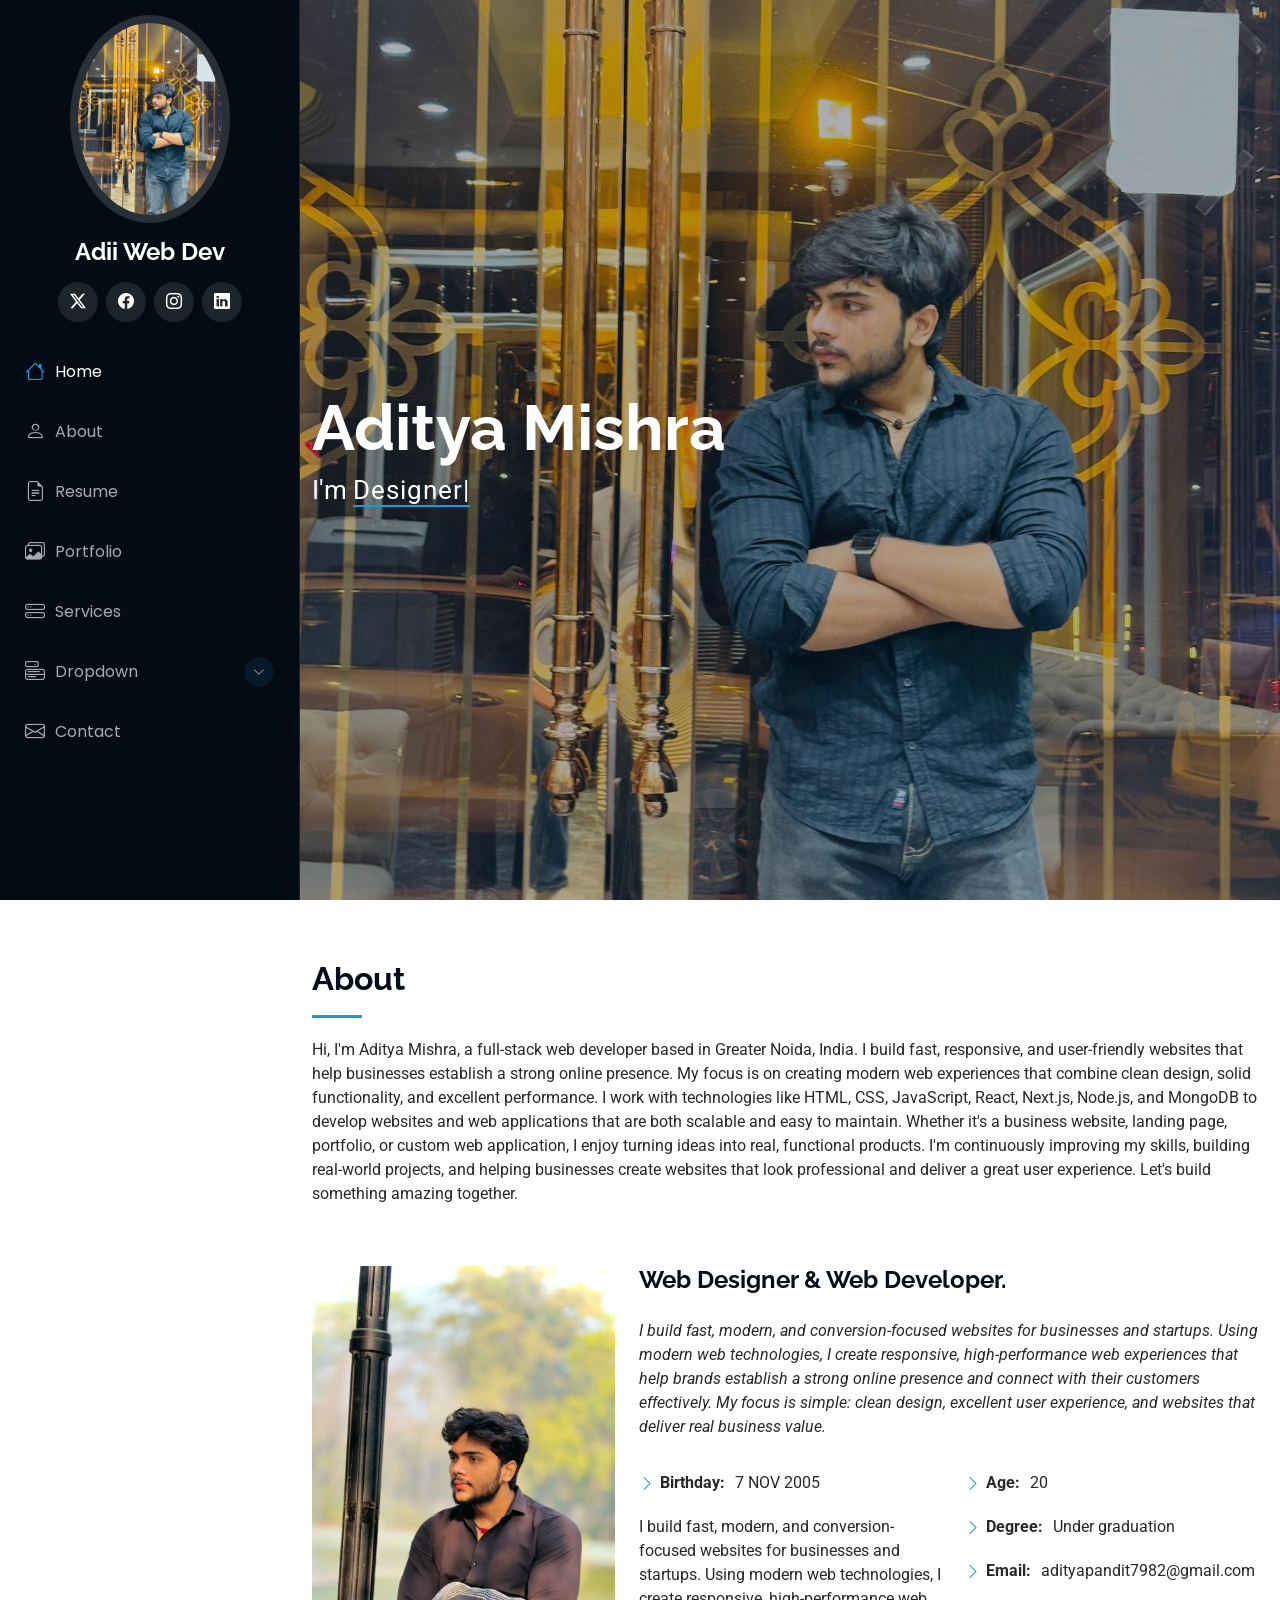
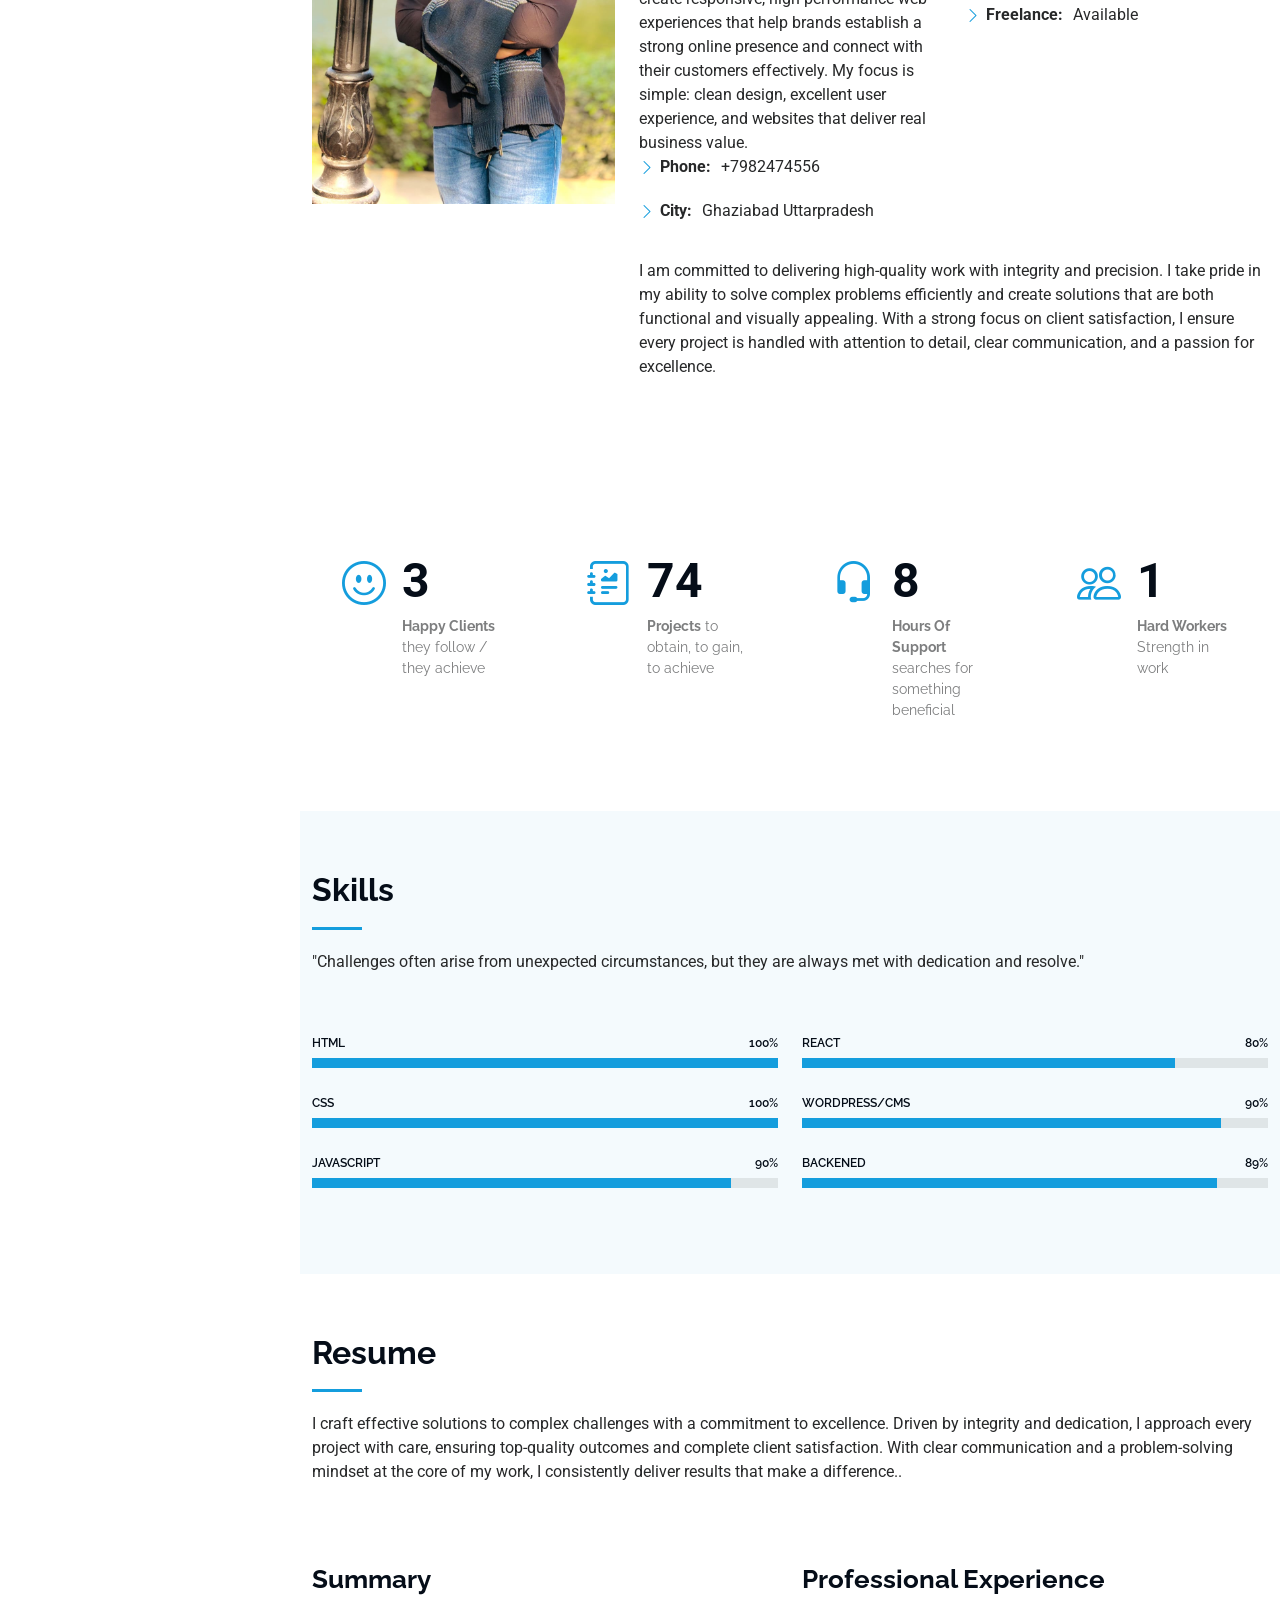
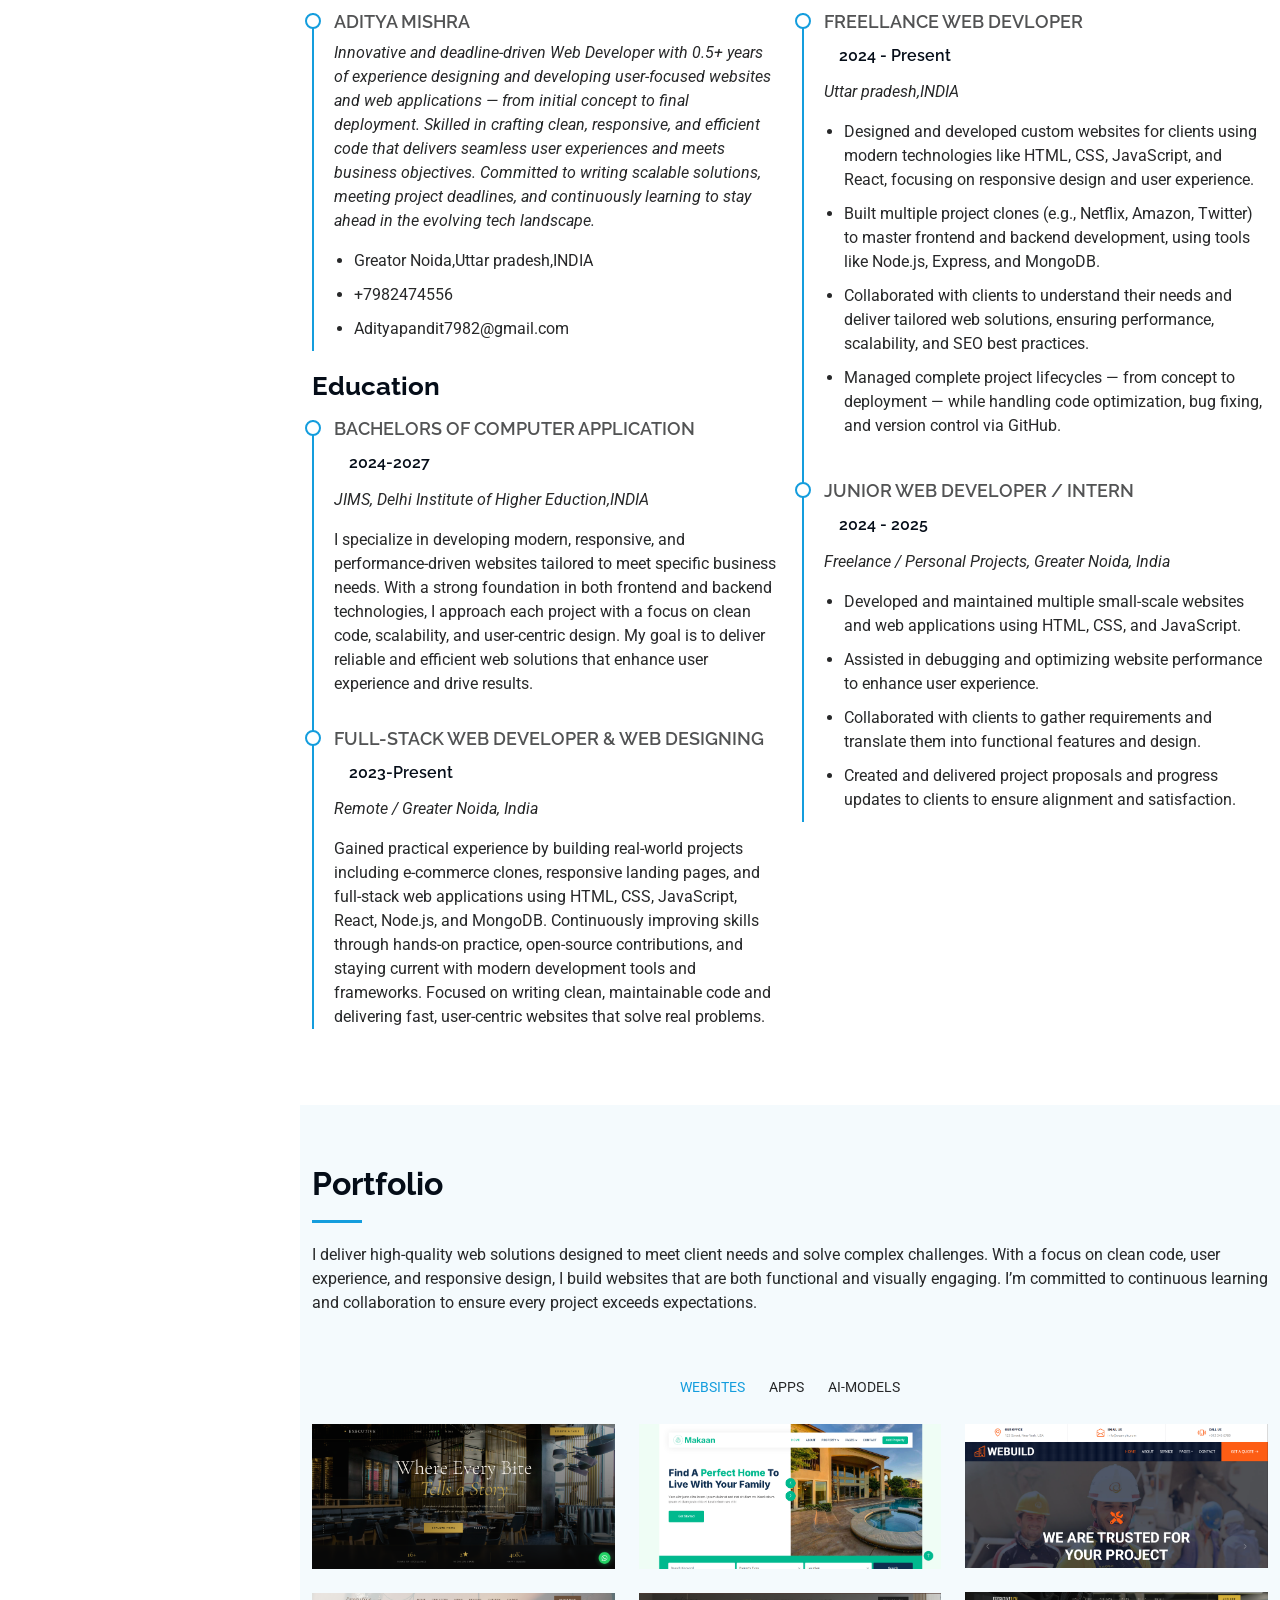
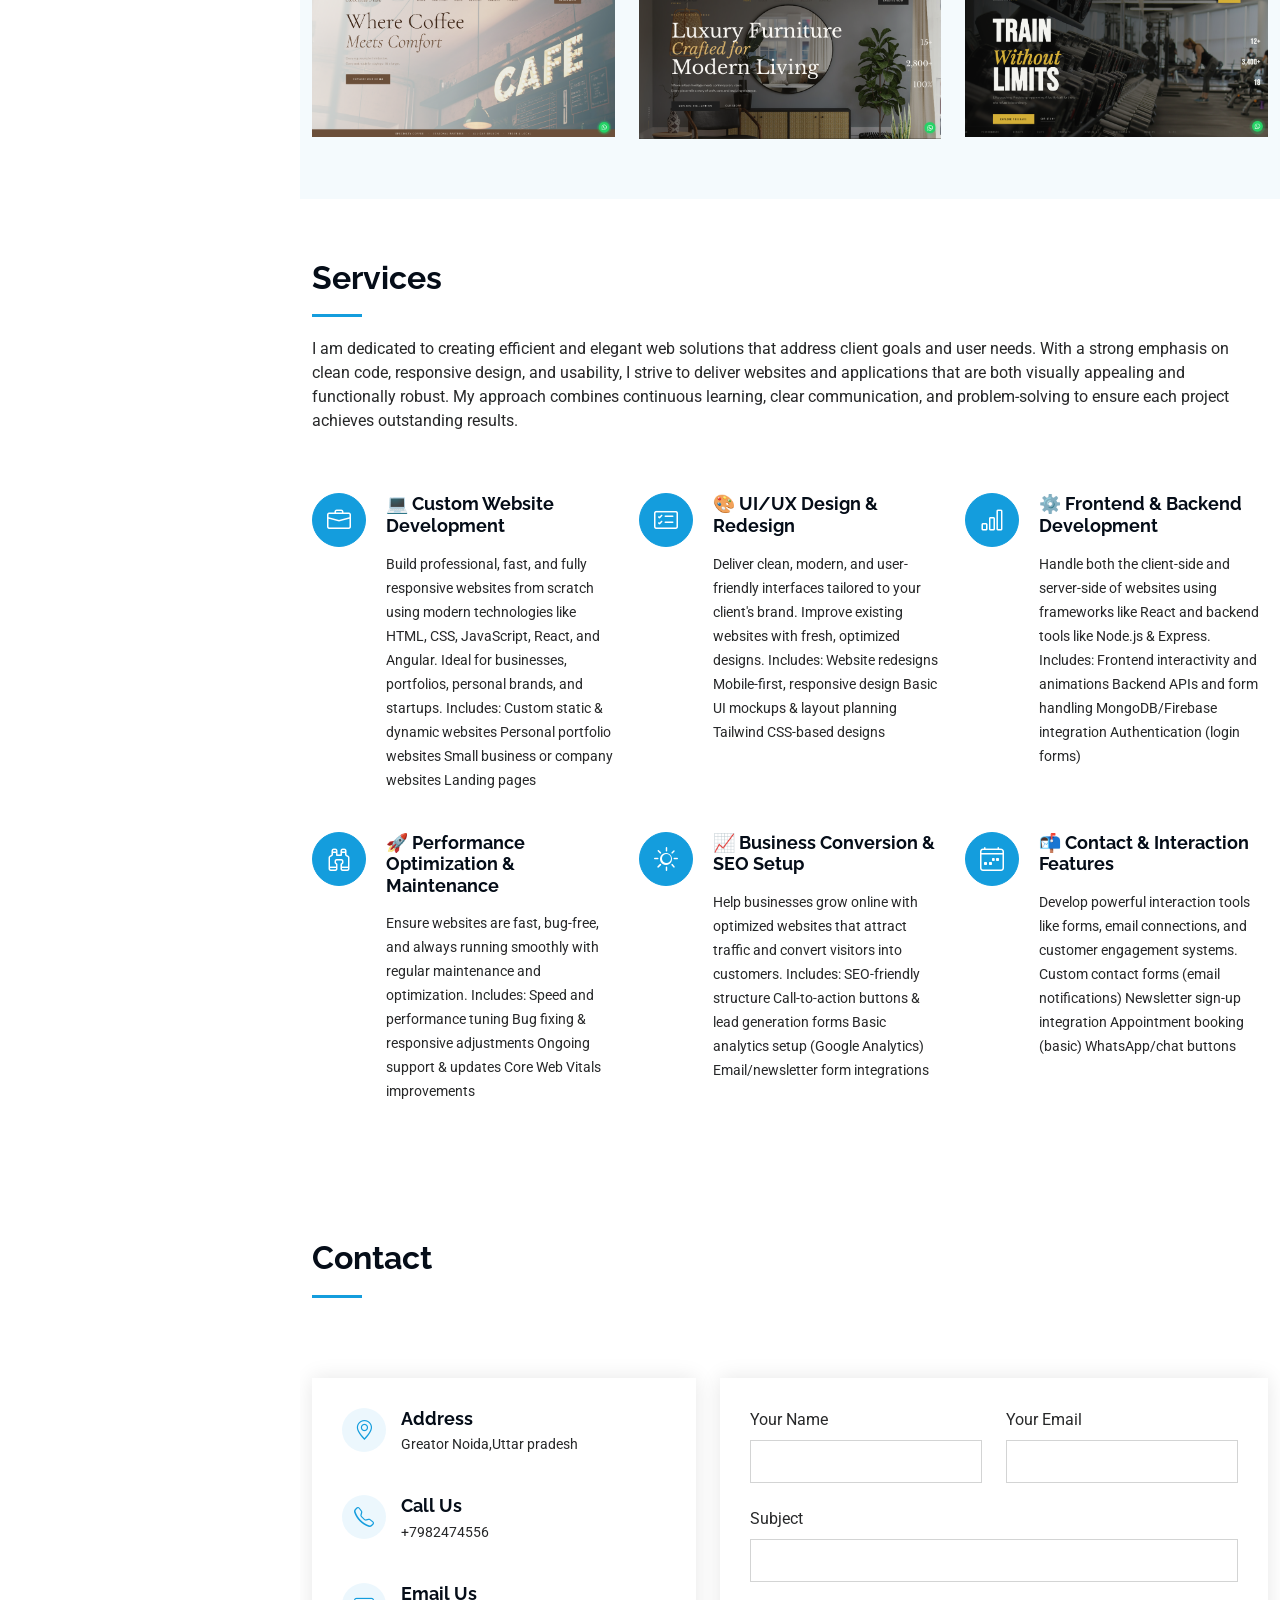
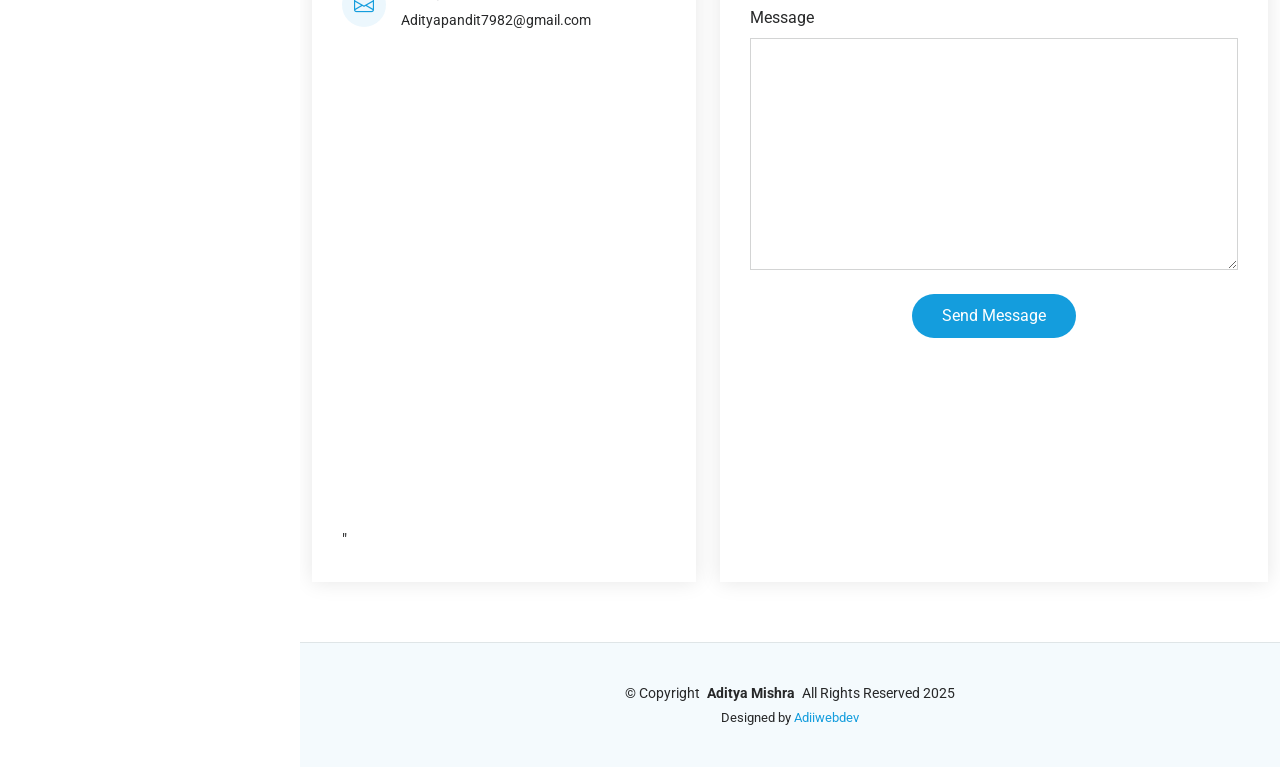
<file: index.html>
<!DOCTYPE html>
<html lang="en">
  <head>
    <meta charset="utf-8" />
    <meta content="width=device-width, initial-scale=1.0" name="viewport" />
    <title>Adiiwebdev.com</title>
    <meta content="" name="description" />
    <meta content="" name="keywords" />

    
    <!-- Fonts -->
    <link href="https://fonts.googleapis.com" rel="preconnect" />
    <link href="https://fonts.gstatic.com" rel="preconnect" crossorigin />
    <link
      href="https://fonts.googleapis.com/css2?family=Roboto:ital,wght@0,100;0,300;0,400;0,500;0,700;0,900;1,100;1,300;1,400;1,500;1,700;1,900&family=Poppins:ital,wght@0,100;0,200;0,300;0,400;0,500;0,600;0,700;0,800;0,900;1,100;1,200;1,300;1,400;1,500;1,600;1,700;1,800;1,900&family=Raleway:ital,wght@0,100;0,200;0,300;0,400;0,500;0,600;0,700;0,800;0,900;1,100;1,200;1,300;1,400;1,500;1,600;1,700;1,800;1,900&display=swap"
      rel="stylesheet"
    />

    <!-- Vendor CSS Files -->
    <link
      href="assets/vendor/bootstrap/css/bootstrap.min.css"
      rel="stylesheet"
    />
    <link
      href="assets/vendor/bootstrap-icons/bootstrap-icons.css"
      rel="stylesheet"
    />
    <link href="assets/vendor/aos/aos.css" rel="stylesheet" />
    <link
      href="assets/vendor/glightbox/css/glightbox.min.css"
      rel="stylesheet"
    />
    <link href="assets/vendor/swiper/swiper-bundle.min.css" rel="stylesheet" />

    <!-- Main CSS File -->
    <link href="assets/css/main.css" rel="stylesheet" />

   
  </head>

  <body class="index-page">
    <header id="header" class="header dark-background d-flex flex-column">
      <i class="header-toggle d-xl-none bi bi-list"></i>

      <div class="profile-img">
        <img src="assets/img/wp.jpg" alt="" class="img-fluid rounded-circle" />
      </div>

      <a
        href="index.html"
        class="logo d-flex align-items-center justify-content-center"
      >
        <!-- Uncomment the line below if you also wish to use an image logo -->
        <!-- <img src="assets/img/logo.png" alt=""> -->
        <h1 class="sitename">Adii Web Dev</h1>
      </a>

      <div class="social-links text-center">
        <a href="#" class="twitter"><i class="bi bi-twitter-x"></i></a>
        <a href="#" class="facebook"><i class="bi bi-facebook"></i></a>
        <a href="#" class="instagram"><i class="bi bi-instagram"></i></a>
        <a href="#" class="linkedin"><i class="bi bi-linkedin"></i></a>
      </div>

      <nav id="navmenu" class="navmenu">
        <ul>
          <li>
            <a href="#hero" class="active"
              ><i class="bi bi-house navicon"></i>Home</a
            >
          </li>
          <li>
            <a href="#about"><i class="bi bi-person navicon"></i> About</a>
          </li>
          <li>
            <a href="#resume"
              ><i class="bi bi-file-earmark-text navicon"></i> Resume</a
            >
          </li>
          <li>
            <a href="#portfolio"
              ><i class="bi bi-images navicon"></i> Portfolio</a
            >
          </li>
          <li>
            <a href="#services"
              ><i class="bi bi-hdd-stack navicon"></i> Services</a
            >
          </li>
          <li class="dropdown">
            <a href="#"
              ><i class="bi bi-menu-button navicon"></i> <span>Dropdown</span>
              <i class="bi bi-chevron-down toggle-dropdown"></i
            ></a>
            <ul>
              <li><a href="#">Dropdown 1</a></li>
              <li class="dropdown">
                <a href="#"
                  ><span>Deep Dropdown</span>
                  <i class="bi bi-chevron-down toggle-dropdown"></i
                ></a>
                <ul>
                  <li><a href="#">Deep Dropdown 1</a></li>
                  <li><a href="#">Deep Dropdown 2</a></li>
                  <li><a href="#">Deep Dropdown 3</a></li>
                  <li><a href="#">Deep Dropdown 4</a></li>
                  <li><a href="#">Deep Dropdown 5</a></li>
                </ul>
              </li>
              <li><a href="#">Dropdown 2</a></li>
              <li><a href="#">Dropdown 3</a></li>
              <li><a href="#">Dropdown 4</a></li>
            </ul>
          </li>
          <li>
            <a href="#contact"
              ><i class="bi bi-envelope navicon"></i> Contact</a
            >
          </li>
        </ul>
      </nav>
    </header>

    <main class="main">
      <!-- Hero Section -->
      <section id="hero" class="hero section dark-background">
        <img src="assets/img/wp.jpg" alt="" data-aos="fade-in" class="" />

        <div class="container" data-aos="fade-up" data-aos-delay="100">
          <h2>Aditya Mishra</h2>
          <p>
            I'm
            <span
              class="typed"
              data-typed-items="Designer, Developer, Freelancer,"
              >FullStack Devloper</span
            ><span
              class="typed-cursor typed-cursor--blink"
              aria-hidden="true"
            ></span
            ><span
              class="typed-cursor typed-cursor--blink"
              aria-hidden="true"
            ></span>
          </p>
        </div>
      </section>
      <!-- /Hero Section -->

      <!-- About Section -->
      <section id="about" class="about section">
        <!-- Section Title -->
        <div class="container section-title" data-aos="fade-up">
          <h2>About</h2>
          <p>
           Hi, I'm Aditya Mishra, a full-stack web developer based in Greater Noida, India.
           I build fast, responsive, and user-friendly websites that help businesses establish a strong online presence.
           My focus is on creating modern web experiences that combine clean design, solid functionality, 
           and excellent performance.
           I work with technologies like HTML, CSS, JavaScript, React, Next.js, Node.js, 
           and MongoDB to develop websites and web applications that are both scalable and easy to maintain.
           Whether it's a business website, landing page, portfolio, or custom web application, I enjoy turning ideas into real,
           functional products. I'm continuously improving my skills, building real-world projects, 
           and helping businesses create websites that look professional and deliver a great user experience. 
           Let's build something amazing together.

          </p>
        </div>
        <!-- End Section Title -->

        <div class="container" data-aos="fade-up" data-aos-delay="100">
          <div class="row gy-4 justify-content-center">
            <div class="col-lg-4">
              <img
                src="assets/img/hey.jpg"
                class="img-fluid"
                alt=""
              />
            </div>
            <div class="col-lg-8 content">
              <h2>Web Designer &amp; Web Developer.</h2>
              <p class="fst-italic py-3">
                I build fast, modern, and conversion-focused websites for businesses and startups.
                Using modern web technologies, I create responsive, high-performance web experiences that help brands establish a strong online presence and connect with their customers effectively.
                My focus is simple: clean design, excellent user experience, and websites that deliver real business value.

              </p>
              <div class="row">
                <div class="col-lg-6">
                  <ul>
                    <li>
                      <i class="bi bi-chevron-right"></i>
                      <strong>Birthday:</strong> <span>7 NOV 2005</span>
                    </li>I build fast, modern, and conversion-focused websites for businesses and startups. Using modern web technologies, I create responsive, high-performance web experiences that help brands establish a strong online presence and connect with their customers effectively.
                         My focus is simple: clean design, excellent user experience, and websites that deliver real business value.

                    <li>
                      <i class="bi bi-chevron-right"></i>
                      <strong>Phone:</strong> <span>+7982474556</span>
                    </li>
                    <li>
                      <i class="bi bi-chevron-right"></i>
                      <strong>City:</strong> <span>Ghaziabad Uttarpradesh</span>
                    </li>
                  </ul>
                </div>
                <div class="col-lg-6">
                  <ul>
                    <li>
                      <i class="bi bi-chevron-right"></i> <strong>Age:</strong>
                      <span>20</span>
                    </li>
                    <li>
                      <i class="bi bi-chevron-right"></i>
                      <strong>Degree:</strong> <span>Under graduation</span>
                    </li>
                    <li>
                      <i class="bi bi-chevron-right"></i>
                      <strong>Email:</strong>
                      <span>adityapandit7982@gmail.com</span>
                    </li>
                    <li>
                      <i class="bi bi-chevron-right"></i>
                      <strong>Freelance:</strong> <span>Available</span>
                    </li>
                  </ul>
                </div>
              </div>
              <p class="py-3">
                I am committed to delivering high-quality work with integrity
                and precision. I take pride in my ability to solve complex
                problems efficiently and create solutions that are both
                functional and visually appealing. With a strong focus on client
                satisfaction, I ensure every project is handled with attention
                to detail, clear communication, and a passion for excellence.
              </p>
            </div>
          </div>
        </div>
      </section>
      <!-- /About Section -->

      <!-- Stats Section -->
      <section id="stats" class="stats section">
        <div class="container" data-aos="fade-up" data-aos-delay="100">
          <div class="row gy-4">
            <div class="col-lg-3 col-md-6">
              <div class="stats-item">
                <i class="bi bi-emoji-smile"></i>
                <span
                  data-purecounter-start="0"
                  data-purecounter-end="4"
                  data-purecounter-duration="1"
                  class="purecounter"
                ></span>
                <p>
                  <strong>Happy Clients</strong>
                  <span>they follow / they achieve</span>
                </p>
              </div>
            </div>
            <!-- End Stats Item -->

            <div class="col-lg-3 col-md-6">
              <div class="stats-item">
                <i class="bi bi-journal-richtext"></i>
                <span
                  data-purecounter-start="0"
                  data-purecounter-end="96"
                  data-purecounter-duration="1"
                  class="purecounter"
                ></span>
                <p>
                  <strong>Projects</strong>
                  <span> to obtain, to gain, to achieve</span>
                </p>
              </div>
            </div>
            <!-- End Stats Item -->

            <div class="col-lg-3 col-md-6">
              <div class="stats-item">
                <i class="bi bi-headset"></i>
                <span
                  data-purecounter-start="0"
                  data-purecounter-end="11"
                  data-purecounter-duration="1"
                  class="purecounter"
                ></span>
                <p>
                  <strong>Hours Of Support</strong>
                  <span> searches for something beneficial</span>
                </p>
              </div>
            </div>
            <!-- End Stats Item -->

            <div class="col-lg-3 col-md-6">
              <div class="stats-item">
                <i class="bi bi-people"></i>
                <span
                  data-purecounter-start="0"
                  data-purecounter-end="2"
                  data-purecounter-duration="1"
                  class="purecounter"
                ></span>
                <p>
                  <strong>Hard Workers</strong>
                  <span>Strength in work</span>
                </p>
              </div>
            </div>
            <!-- End Stats Item -->
          </div>
        </div>
      </section>
      <!-- /Stats Section -->

      <!-- Skills Section -->
      <section id="skills" class="skills section light-background">
        <!-- Section Title -->
        <div class="container section-title" data-aos="fade-up">
          <h2>Skills</h2>
          <p>
            "Challenges often arise from unexpected circumstances, but they are
            always met with dedication and resolve."
          </p>
        </div>
        <!-- End Section Title -->

        <div class="container" data-aos="fade-up" data-aos-delay="100">
          <div class="row skills-content skills-animation">
            <div class="col-lg-6">
              <div class="progress">
                <span class="skill"
                  ><span>HTML</span> <i class="val">100%</i></span
                >
                <div class="progress-bar-wrap">
                  <div
                    class="progress-bar"
                    role="progressbar"
                    aria-valuenow="100"
                    aria-valuemin="0"
                    aria-valuemax="100"
                  ></div>
                </div>
              </div>
              <!-- End Skills Item -->

              <div class="progress">
                <span class="skill"
                  ><span>CSS</span> <i class="val">100%</i></span
                >
                <div class="progress-bar-wrap">
                  <div
                    class="progress-bar"
                    role="progressbar"
                    aria-valuenow="100"
                    aria-valuemin="0"
                    aria-valuemax="100"
                  ></div>
                </div>
              </div>
              <!-- End Skills Item -->

              <div class="progress">
                <span class="skill"
                  ><span>JavaScript</span> <i class="val">90%</i></span
                >
                <div class="progress-bar-wrap">
                  <div
                    class="progress-bar"
                    role="progressbar"
                    aria-valuenow="90"
                    aria-valuemin="0"
                    aria-valuemax="100"
                  ></div>
                </div>
              </div>
              <!-- End Skills Item -->
            </div>

            <div class="col-lg-6">
              <div class="progress">
                <span class="skill"
                  ><span>React</span> <i class="val">80%</i></span
                >
                <div class="progress-bar-wrap">
                  <div
                    class="progress-bar"
                    role="progressbar"
                    aria-valuenow="80"
                    aria-valuemin="0"
                    aria-valuemax="100"
                  ></div>
                </div>
              </div>
              <!-- End Skills Item -->

              <div class="progress">
                <span class="skill"
                  ><span>WordPress/CMS</span> <i class="val">90%</i></span
                >
                <div class="progress-bar-wrap">
                  <div
                    class="progress-bar"
                    role="progressbar"
                    aria-valuenow="90"
                    aria-valuemin="0"
                    aria-valuemax="100"
                  ></div>
                </div>
              </div>
              <!-- End Skills Item -->

              <div class="progress">
                <span class="skill"
                  ><span>Backened</span> <i class="val">89%</i></span
                >
                <div class="progress-bar-wrap">
                  <div
                    class="progress-bar"
                    role="progressbar"
                    aria-valuenow="89"
                    aria-valuemin="0"
                    aria-valuemax="100"
                  ></div>
                </div>
              </div>
              <!-- End Skills Item -->
            </div>
          </div>
        </div>
      </section>
      <!-- /Skills Section -->

      <!-- Resume Section -->
      <section id="resume" class="resume section">
        <!-- Section Title -->
        <div class="container section-title" data-aos="fade-up">
          <h2>Resume</h2>
          <p>
            I craft effective solutions to complex challenges with a commitment
            to excellence. Driven by integrity and dedication, I approach every
            project with care, ensuring top-quality outcomes and complete client
            satisfaction. With clear communication and a problem-solving mindset
            at the core of my work, I consistently deliver results that make a
            difference..
          </p>
        </div>
        <!-- End Section Title -->

        <div class="container">
          <div class="row">
            <div class="col-lg-6" data-aos="fade-up" data-aos-delay="100">
              <h3 class="resume-title">Summary</h3>

              <div class="resume-item pb-0">
                <h4>Aditya Mishra</h4>
                <p>
                  <em
                    >Innovative and deadline-driven Web Developer with 0.5+
                    years of experience designing and developing user-focused
                    websites and web applications — from initial concept to
                    final deployment. Skilled in crafting clean, responsive, and
                    efficient code that delivers seamless user experiences and
                    meets business objectives. Committed to writing scalable
                    solutions, meeting project deadlines, and continuously
                    learning to stay ahead in the evolving tech landscape.
                  </em>
                </p>
                <ul>
                  <li>Greator Noida,Uttar pradesh,INDIA</li>
                  <li>+7982474556</li>
                  <li>Adityapandit7982@gmail.com</li>
                </ul>
              </div>
              <!-- Edn Resume Item -->

              <h3 class="resume-title">Education</h3>
              <div class="resume-item">
                <h4>Bachelors of Computer Application</h4>
                <h5>2024-2027</h5>
                <p><em>JIMS, Delhi Institute of Higher Eduction,INDIA</em></p>
                <p>
                  I specialize in developing modern, responsive, and
                  performance-driven websites tailored to meet specific business
                  needs. With a strong foundation in both frontend and backend
                  technologies, I approach each project with a focus on clean
                  code, scalability, and user-centric design. My goal is to
                  deliver reliable and efficient web solutions that enhance user
                  experience and drive results.
                </p>
              </div>
              <!-- Edn Resume Item -->

              <div class="resume-item">
                <h4>Full-Stack Web Developer &amp; Web Designing</h4>
                <h5>2023-Present</h5>
                <p><em>Remote / Greater Noida, India</em></p>
                <p>
                  Gained practical experience by building real-world projects
                  including e-commerce clones, responsive landing pages, and
                  full-stack web applications using HTML, CSS, JavaScript,
                  React, Node.js, and MongoDB. Continuously improving skills
                  through hands-on practice, open-source contributions, and
                  staying current with modern development tools and frameworks.
                  Focused on writing clean, maintainable code and delivering
                  fast, user-centric websites that solve real problems.
                </p>
              </div>
              <!-- Edn Resume Item -->
            </div>

            <div class="col-lg-6" data-aos="fade-up" data-aos-delay="200">
              <h3 class="resume-title">Professional Experience</h3>
              <div class="resume-item">
                <h4>FreeLlance Web Devloper</h4>
                <h5>2024 - Present</h5>
                <p><em>Uttar pradesh,INDIA </em></p>
                <ul>
                  <li>
                    Designed and developed custom websites for clients using
                    modern technologies like HTML, CSS, JavaScript, and React,
                    focusing on responsive design and user experience.
                  </li>
                  <li>
                    Built multiple project clones (e.g., Netflix, Amazon,
                    Twitter) to master frontend and backend development, using
                    tools like Node.js, Express, and MongoDB.
                  </li>
                  <li>
                    Collaborated with clients to understand their needs and
                    deliver tailored web solutions, ensuring performance,
                    scalability, and SEO best practices.
                  </li>
                  <li>
                    Managed complete project lifecycles — from concept to
                    deployment — while handling code optimization, bug fixing,
                    and version control via GitHub.
                  </li>
                </ul>
              </div>
              <!-- Edn Resume Item -->

              <div class="resume-item">
                <h4>Junior Web Developer / Intern</h4>
                <h5>2024 - 2025</h5>
                <p>
                  <em>Freelance / Personal Projects, Greater Noida, India</em>
                </p>
                <ul>
                  <li>
                    Developed and maintained multiple small-scale websites and
                    web applications using HTML, CSS, and JavaScript.
                  </li>
                  <li>
                    Assisted in debugging and optimizing website performance to
                    enhance user experience.
                  </li>
                  <li>
                    Collaborated with clients to gather requirements and
                    translate them into functional features and design.
                  </li>
                  <li>
                    Created and delivered project proposals and progress updates
                    to clients to ensure alignment and satisfaction.
                  </li>
                </ul>
              </div>
              <!-- Edn Resume Item -->
            </div>
          </div>
        </div>
      </section>
      <!-- /Resume Section -->

      <!-- Portfolio Section -->
      <section id="portfolio" class="portfolio section light-background">
        <!-- Section Title -->
        <div class="container section-title" data-aos="fade-up">
          <h2>Portfolio</h2>
          <p>
            I deliver high-quality web solutions designed to meet client needs
            and solve complex challenges. With a focus on clean code, user
            experience, and responsive design, I build websites that are both
            functional and visually engaging. I’m committed to continuous
            learning and collaboration to ensure every project exceeds
            expectations.
          </p>
        </div>
        <!-- End Section Title -->

        <div class="container">
          <div
            class="isotope-layout"
            data-default-filter="*"
            data-layout="masonry"
            data-sort="original-order"
          >
            <ul
              class="portfolio-filters isotope-filters"
              data-aos="fade-up"
              data-aos-delay="100"
            >
              <li data-filter="*" class="filter-active">Websites</li>
              <li data-filter=".filter-app">Apps</li>
              <li data-filter=".filter-app">AI-Models</li>
            </ul>
            <!-- End Portfolio Filters -->

            <div
              class="row gy-4 isotope-container"
              data-aos="fade-up"
              data-aos-delay="200"
            >
              <div
                class="col-lg-4 col-md-6 portfolio-item isotope-item filter-app"
              >
                <div class="portfolio-content h-100">
                  <img
                    src="assets/img/portfolio/1.jpg.png"
                    class="img-fluid"
                    alt=""
                  />
                  <div class="portfolio-info">
                    <h>Website 1</h4>
                    <p>Techie-Taste</p>
                    <a
                      href="assets/img/portfolio/1.jpg.png"
                      title="Website 1"                    
                      class="glightbox preview-link"
                      ><i class="bi bi-zoom-in"></i
                    ></a>
                    <a
                      href="https://adiwebdevv.github.io/techie-taste/#reviews"
                      title="More Details"
                      class="details-link"
                      ><i class="bi bi-link-45deg"></i
                    ></a>
                  </div>
                </div>
              </div>
              <!-- End Portfolio Item -->
              <div
                class="col-lg-4 col-md-6 portfolio-item isotope-item filter-branding"
              >
                <div class="portfolio-content h-100">
                  <img
                    src="assets/img/portfolio/2.jpg.png"
                    class="img-fluid"
                    alt=""
                  />
                  <div class="portfolio-info">
                    <h4>Website 2</h4>
                    <p>A demo for Real-Estaters</p>
                    <a
                      href="assets/img/portfolio/2.jpg.png"
                      title="Website 2"
            
                      class="glightbox preview-link"
                      ><i class="bi bi-zoom-in"></i
                    ></a>
                    <a
                      href="https://adiwebdevv.github.io/Real-Estate_Demo/"
                      title="More Details"
                      class="details-link"
                      ><i class="bi bi-link-45deg"></i
                    ></a>
                  </div>
                </div>
              </div>
              

              <div
                class="col-lg-4 col-md-6 portfolio-item isotope-item filter-books"
              >
                <div class="portfolio-content h-100">
                  <img
                    src="assets/img/portfolio/3.jpg.png"
                    class="img-fluid"
                    alt=""
                  />
                  <div class="portfolio-info">
                    <h4>Website 3</h4>
                    <p>Demo website for Constructors</p>
                    <a
                      href="assets/img/portfolio/3.jpg.png"
                      title="Website 3"
                      class="glightbox preview-link"
                      ><i class="bi bi-zoom-in"></i
                    ></a>
                    <a
                      href="https://adiwebdevv.github.io/CONSTRUCTION_DEMO/"
                      title="More Details"
                      class="details-link"
                      ><i class="bi bi-link-45deg"></i
                    ></a>
                  </div>
                </div>
              </div>
              <!-- End Portfolio Item -->

              <div
                class="col-lg-4 col-md-6 portfolio-item isotope-item filter-app"
              >
                <div class="portfolio-content h-100">
                  <img
                    src="assets/img/portfolio/app-2.jpg"
                    class="img-fluid"
                    alt=""
                  />
                  <div class="portfolio-info">
                    <h4>Website 4</h4>
                    <p>Demo for Gym</p>
                    <a
                      href="assets/img/portfolio/4.png"
                      title="Website 4"
                      data-gallery="portfolio-gallery-app"
                      class="glightbox preview-link"
                      ><i class="bi bi-zoom-in"></i
                    ></a>
                    <a
                      href="https://adiwebdevv.github.io/executive-gym/"
                      title="More Details"
                      class="details-link"
                      ><i class="bi bi-link-45deg"></i
                    ></a>
                  </div>
                </div>
              </div>
              <!-- End Portfolio Item -->

              <div
                class="col-lg-4 col-md-6 portfolio-item isotope-item filter-product"
              >
                <div class="portfolio-content h-100">
                  <img
                    src="assets/img/portfolio/product-2.jpg"
                    class="img-fluid"
                    alt=""
                  />
                  <div class="portfolio-info">
                    <h4>Website 5</h4>
                    <p>An example for Cafe owners</p>
                    <a
                      href="assets/img/portfolio/product-2.jpg"
                      title="Product 2"
                      data-gallery="portfolio-gallery-product"
                      class="glightbox preview-link"
                      ><i class="bi bi-zoom-in"></i
                    ></a>
                    <a
                      href="https://adiwebdevv.github.io/executive-cafe/"
                      title="More Details"
                      class="details-link"
                      ><i class="bi bi-link-45deg"></i
                    ></a>
                  </div>
                </div>
              </div>
              <!-- End Portfolio Item -->

              <div
                class="col-lg-4 col-md-6 portfolio-item isotope-item filter-branding"
              >
                <div class="portfolio-content h-100">
                  <img
                    src="assets/img/portfolio/branding-2.jpg"
                    class="img-fluid"
                    alt=""
                  />
                  <div class="portfolio-info">
                    <h4>website 6</h4>
                    <p>Furniture store</p>
                    <a
                      href="assets/img/portfolio/branding-2.jpg"
                      title="Branding 2"
                      data-gallery="portfolio-gallery-branding"
                      class="glightbox preview-link"
                      ><i class="bi bi-zoom-in"></i
                    ></a>
                    <a
                      href="https://adiwebdevv.github.io/Aashiana_Furnitures/"
                      title="More Details"
                      class="details-link"
                      ><i class="bi bi-link-45deg"></i
                    ></a>
                  </div>
                </div>
              </div>
              <!-- End Portfolio Item -->


            <!-- End Portfolio Container -->
          </div>
        </div>
      </section>
      <!-- /Portfolio Section -->

      <!-- Services Section -->
      <section id="services" class="services section">
        <!-- Section Title -->
        <div class="container section-title" data-aos="fade-up">
          <h2>Services</h2>
          <p>
            I am dedicated to creating efficient and elegant web solutions that
            address client goals and user needs. With a strong emphasis on clean
            code, responsive design, and usability, I strive to deliver websites
            and applications that are both visually appealing and functionally
            robust. My approach combines continuous learning, clear
            communication, and problem-solving to ensure each project achieves
            outstanding results.
          </p>
        </div>
        <!-- End Section Title -->

        <div class="container">
          <div class="row gy-4">
            <div
              class="col-lg-4 col-md-6 service-item d-flex"
              data-aos="fade-up"
              data-aos-delay="100"
            >
              <div class="icon flex-shrink-0">
                <i class="bi bi-briefcase"></i>
              </div>
              <div>
                <h4 class="title">
                  <a href="service-details.html" class="stretched-link"
                    >💻 Custom Website Development</a
                  >
                </h4>
                <p class="description">
                  Build professional, fast, and fully responsive websites from
                  scratch using modern technologies like HTML, CSS, JavaScript,
                  React, and Angular. Ideal for businesses, portfolios, personal
                  brands, and startups. Includes: Custom static & dynamic
                  websites Personal portfolio websites Small business or company
                  websites Landing pages
                </p>
              </div>
            </div>
            <!-- End Service Item -->

            <div
              class="col-lg-4 col-md-6 service-item d-flex"
              data-aos="fade-up"
              data-aos-delay="200"
            >
              <div class="icon flex-shrink-0">
                <i class="bi bi-card-checklist"></i>
              </div>
              <div>
                <h4 class="title">
                  <a href="service-details.html" class="stretched-link"
                    >🎨 UI/UX Design & Redesign</a
                  >
                </h4>
                <p class="description">
                  Deliver clean, modern, and user-friendly interfaces tailored
                  to your client's brand. Improve existing websites with fresh,
                  optimized designs. Includes: Website redesigns Mobile-first,
                  responsive design Basic UI mockups & layout planning Tailwind
                  CSS-based designs
                </p>
              </div>
            </div>
            <!-- End Service Item -->

            <div
              class="col-lg-4 col-md-6 service-item d-flex"
              data-aos="fade-up"
              data-aos-delay="300"
            >
              <div class="icon flex-shrink-0">
                <i class="bi bi-bar-chart"></i>
              </div>
              <div>
                <h4 class="title">
                  <a href="service-details.html" class="stretched-link"
                    >⚙️ Frontend & Backend Development</a
                  >
                </h4>
                <p class="description">
                  Handle both the client-side and server-side of websites using
                  frameworks like React and backend tools like Node.js &
                  Express. Includes: Frontend interactivity and animations
                  Backend APIs and form handling MongoDB/Firebase integration
                  Authentication (login forms)
                </p>
              </div>
            </div>
            <!-- End Service Item -->

            <div
              class="col-lg-4 col-md-6 service-item d-flex"
              data-aos="fade-up"
              data-aos-delay="400"
            >
              <div class="icon flex-shrink-0">
                <i class="bi bi-binoculars"></i>
              </div>
              <div>
                <h4 class="title">
                  <a href="service-details.html" class="stretched-link"
                    >🚀 Performance Optimization & Maintenance</a
                  >
                </h4>
                <p class="description">
                  Ensure websites are fast, bug-free, and always running
                  smoothly with regular maintenance and optimization. Includes:
                  Speed and performance tuning Bug fixing & responsive
                  adjustments Ongoing support & updates Core Web Vitals
                  improvements
                </p>
              </div>
            </div>
            <!-- End Service Item -->

            <div
              class="col-lg-4 col-md-6 service-item d-flex"
              data-aos="fade-up"
              data-aos-delay="500"
            >
              <div class="icon flex-shrink-0">
                <i class="bi bi-brightness-high"></i>
              </div>
              <div>
                <h4 class="title">
                  <a href="service-details.html" class="stretched-link"></a>
                    📈 Business Conversion & SEO Setup</a
                  >
                </h4>
                <p class="description">
                  Help businesses grow online with optimized websites that
                  attract traffic and convert visitors into customers. Includes:
                  SEO-friendly structure Call-to-action buttons & lead
                  generation forms Basic analytics setup (Google Analytics)
                  Email/newsletter form integrations
                </p>
              </div>
            </div>
            <!-- End Service Item -->

            <div
              class="col-lg-4 col-md-6 service-item d-flex"
              data-aos="fade-up"
              data-aos-delay="600"
            >
              <div class="icon flex-shrink-0">
                <i class="bi bi-calendar4-week"></i>
              </div>
              <div>
                <h4 class="title">
                  <a href="service-details.html" class="stretched-link"
                    >📬 Contact & Interaction Features</a
                  >
                </h4>
                <p class="description">
                   Develop powerful interaction tools like forms, email connections, and customer engagement systems.

                  Custom contact forms (email notifications)

                  Newsletter sign-up integration

                  Appointment booking (basic)

                  WhatsApp/chat buttons
                </p>
              </div>
            </div>
            <!-- End Service Item -->
          </div>
        </div>
      </section>
      <!-- /Services Section -->

      <!-- Testimonials Section 
      <section id="testimonials" class="testimonials section light-background">
         Section Title 
        <div class="container section-title" data-aos="fade-up">
          <h2>Testimonials</h2>
          <p>
            Trusted by Clients Worldwide Hear directly from the people we’ve
            helped succeed.
          </p>
        </div>
         End Section Title 

        <div class="container" data-aos="fade-up" data-aos-delay="100">
          <div class="swiper init-swiper">
            <script type="application/json" class="swiper-config">
              {
                "loop": true,
                "speed": 600,
                "autoplay": {
                  "delay": 5000
                },
                "slidesPerView": "auto",
                "pagination": {
                  "el": ".swiper-pagination",
                  "type": "bullets",
                  "clickable": true
                },
                "breakpoints": {
                  "320": {
                    "slidesPerView": 1,
                    "spaceBetween": 40
                  },
                  "1200": {
                    "slidesPerView": 3,
                    "spaceBetween": 1
                  }
                }
              }
            </script>
            <div class="swiper-wrapper">
              <div class="swiper-slide">
                <div class="testimonial-item">
                  <p>
                    <i class="bi bi-quote quote-icon-left"></i>
                    <span
                      Aditya
                      consistently
                      delivers
                      high-quality
                      work,
                      demonstrating
                      great
                      technical
                      skills
                      and
                      professionalism.
                      He
                      communicates
                      clearly
                      and
                      meets
                      deadlines
                      without
                      compromising
                      on
                      quality.
                      I
                      highly
                      recommend
                      him
                      for
                      any
                      web
                      development
                      project
                    ></span>

                    <i class="bi bi-quote quote-icon-right"></i>
                  </p>
                  <img
                    src="assets/img/testimonials/testimonials-1.jpg"
                    class="testimonial-img"
                    alt=""
                  />
                  <h3>Saul Goodman</h3>
                  <h4>Ceo &amp; Founder</h4>
                </div>
              </div>
              <!-- End testimonial item

              <div class="swiper-slide">
                <div class="testimonial-item">
                  <p>
                    <i class="bi bi-quote quote-icon-left"></i>
                    <span
                      >Export tempor illum tamen malis malis eram quae irure
                      esse labore quem cillum quid malis quorum velit fore eram
                      velit sunt aliqua noster fugiat irure amet legam anim
                      culpa.</span
                    >
                    <i class="bi bi-quote quote-icon-right"></i>
                  </p>
                  <img
                    src="assets/img/testimonials/testimonials-2.jpg"
                    class="testimonial-img"
                    alt=""
                  />
                  <h3>Sara Wilsson</h3>
                  <h4>Designer</h4>
                </div>
              </div>
              <!-- End testimonial item 

              <div class="swiper-slide">
                <div class="testimonial-item">
                  <p>
                    <i class="bi bi-quote quote-icon-left"></i>
                    <span
                      >Enim nisi quem export duis labore cillum quae magna enim
                      sint quorum nulla quem veniam duis minim tempor labore
                      quem eram duis noster aute amet eram fore quis sint
                      minim.</span
                    >
                    <i class="bi bi-quote quote-icon-right"></i>
                  </p>
                  <img
                    src="assets/img/testimonials/testimonials-3.jpg"
                    class="testimonial-img"
                    alt=""
                  />
                  <h3>Jena Karlis</h3>
                  <h4>Store Owner</h4>
                </div>
              </div>
              <!-- End testimonial item 

              <div class="swiper-slide">
                <div class="testimonial-item">
                  <p>
                    <i class="bi bi-quote quote-icon-left"></i>
                    <span
                      >Fugiat enim eram quae cillum dolore dolor amet nulla
                      culpa multos export minim fugiat dolor enim duis veniam
                      ipsum anim magna sunt elit fore quem dolore labore illum
                      veniam.</span
                    >
                    <i class="bi bi-quote quote-icon-right"></i>
                  </p>
                  <img
                    src="assets/img/testimonials/testimonials-4.jpg"
                    class="testimonial-img"
                    alt=""
                  />
                  <h3>Matt Brandon</h3>
                  <h4>Freelancer</h4>
                </div>
              </div>
              <!-- End testimonial item 

              <div class="swiper-slide">
                <div class="testimonial-item">
                  <p>
                    <i class="bi bi-quote quote-icon-left"></i>
                    <span
                      >Quis quorum aliqua sint quem legam fore sunt eram irure
                      aliqua veniam tempor noster veniam sunt culpa nulla illum
                      cillum fugiat legam esse veniam culpa fore nisi cillum
                      quid.</span
                    >
                    <i class="bi bi-quote quote-icon-right"></i>
                  </p>
                  <img
                    src="assets/img/testimonials/testimonials-5.jpg"
                    class="testimonial-img"
                    alt=""
                  />
                  <h3>John Larson</h3>
                  <h4>Entrepreneur</h4>
                </div>
              </div>
              <!-- End testimonial item 
            </div>
            <div class="swiper-pagination"></div>
          </div>
        </div>
      </section>
      <!-- /Testimonials Section -->

      <!-- Contact Section -->
      <section id="contact" class="contact section">
        <!-- Section Title -->
        <div class="container section-title" data-aos="fade-up">
          <h2>Contact</h2>
                           
        </div>
        <!-- End Section Title -->

        <div class="container" data-aos="fade-up" data-aos-delay="100">
          <div class="row gy-4">
            <div class="col-lg-5">
              <div class="info-wrap">
                <div
                  class="info-item d-flex"
                  data-aos="fade-up"
                  data-aos-delay="200"
                >
                  <i class="bi bi-geo-alt flex-shrink-0"></i>
                  <div>
                    <h3>Address</h3>
                    <p>Greator Noida,Uttar pradesh</p>
                  </div>
                </div>
                <!-- End Info Item -->

                <div
                  class="info-item d-flex"
                  data-aos="fade-up"
                  data-aos-delay="300"
                >
                  <i class="bi bi-telephone flex-shrink-0"></i>
                  <div>
                    <h3>Call Us</h3>
                    <p>+7982474556</p>
                  </div>
                </div>
                <!-- End Info Item -->

                <div
                  class="info-item d-flex"
                  data-aos="fade-up"
                  data-aos-delay="400"
                >
                  <i class="bi bi-envelope flex-shrink-0"></i>
                  <div>
                    <h3>Email Us</h3>
                    <p>Adityapandit7982@gmail.com</p>
                  </div>
                </div>
                <!-- End Info Item -->

                <iframe
                  src="https://www.google.com/maps/embed?pb=!1m18!1m12!1m3!1d14009.400341511178!2d77.46990625245493!3d28.61926796074807!2m3!1f0!2f0!3f0!3m2!1i1024!2i768!4f13.1!3m3!1m2!1s0x390ceddba5233ab1%3A0x2ca5ad62c1df695!2sChhapraula%2C%20Uttar%20Pradesh%20201009!5e0!3m2!1sen!2sin!4v1748365749768!5m2!1sen!2sin"
                  width="600"
                  height="450"
                  style="border: 0"
                  allowfullscreen=""
                  loading="lazy"
                  referrerpolicy="no-referrer-when-downgrade"
                ></iframe
                >"
              </div>
            </div>

            <div class="col-lg-7">
              <form
                action="forms/contact.php"
                method="post"
                class="php-email-form"
                data-aos="fade-up"
                data-aos-delay="200"
              >
                <div class="row gy-4">
                  <div class="col-md-6">
                    <label for="name-field" class="pb-2">Your Name</label>
                    <input
                      type="text"
                      name="name"
                      id="name-field"
                      class="form-control"
                      required=""
                    />
                  </div>

                  <div class="col-md-6">
                    <label for="email-field" class="pb-2">Your Email</label>
                    <input
                      type="email"
                      class="form-control"
                      name="email"
                      id="email-field"
                      required=""
                    />
                  </div>

                  <div class="col-md-12">
                    <label for="subject-field" class="pb-2">Subject</label>
                    <input
                      type="text"
                      class="form-control"
                      name="subject"
                      id="subject-field"
                      required=""
                    />
                  </div>

                  <div class="col-md-12">
                    <label for="message-field" class="pb-2">Message</label>
                    <textarea
                      class="form-control"
                      name="message"
                      rows="10"
                      id="message-field"
                      required=""
                    ></textarea>
                  </div>

                  <div class="col-md-12 text-center">
                    <div class="loading">Loading</div>
                    <div class="error-message"></div>
                    <div class="sent-message">
                      Your message has been sent. Thank you!
                    </div>

                    <button type="submit">Send Message</button>
                  </div>
                </div>
              </form>
            </div>
            <!-- End Contact Form -->
          </div>
        </div>
      </section>
      <!-- /Contact Section -->
    </main>

    <footer id="footer" class="footer position-relative light-background">
      <div class="container">
        <div class="copyright text-center">
          <p>
            © <span>Copyright</span>
            <strong class="px-1 sitename">Aditya Mishra</strong>
            <span>All Rights Reserved 2025</span>
          </p>
        </div>
        <div class="credits">
          <!-- All the links in the footer should remain intact. -->
          <!-- You can delete the links only if you've purchased the pro version. -->
          <!-- Licensing information: https://bootstrapmade.com/license/ -->
          <!-- Purchase the pro version with working PHP/AJAX contact form: [buy-url] -->
          Designed by
          <a href="https://bootstrapmade.com/">Adiiwebdev</a>
        </div>
      </div>
    </footer>

    <!-- Scroll Top -->
    <a
      href="#"
      id="scroll-top"
      class="scroll-top d-flex align-items-center justify-content-center"
      ><i class="bi bi-arrow-up-short"></i
    ></a>

    <!-- Preloader -->
    <div id="preloader"></div>

    <!-- Vendor JS Files -->
    <script src="assets/vendor/bootstrap/js/bootstrap.bundle.min.js"></script>
    <script src="assets/vendor/php-email-form/validate.js"></script>
    <script src="assets/vendor/aos/aos.js"></script>
    <script src="assets/vendor/typed.js/typed.umd.js"></script>
    <script src="assets/vendor/purecounter/purecounter_vanilla.js"></script>
    <script src="assets/vendor/waypoints/noframework.waypoints.js"></script>
    <script src="assets/vendor/glightbox/js/glightbox.min.js"></script>
    <script src="assets/vendor/imagesloaded/imagesloaded.pkgd.min.js"></script>
    <script src="assets/vendor/isotope-layout/isotope.pkgd.min.js"></script>
    <script src="assets/vendor/swiper/swiper-bundle.min.js"></script>

    <!-- Main JS File -->
    <script src="assets/js/main.js"></script>
  </body>
</html>
</file>
<file: assets/css/main.css>
:root {
  --default-font: "Roboto",  system-ui, -apple-system, "Segoe UI", Roboto, "Helvetica Neue", Arial, "Noto Sans", "Liberation Sans", sans-serif, "Apple Color Emoji", "Segoe UI Emoji", "Segoe UI Symbol", "Noto Color Emoji";
  --heading-font: "Raleway",  sans-serif;
  --nav-font: "Poppins",  sans-serif;
}

/* Global Colors - The following color variables are used throughout the website. Updating them here will change the color scheme of the entire website */
:root { 
  --background-color: #ffffff; /* Background color for the entire website, including individual sections */
  --default-color: #272829; /* Default color used for the majority of the text content across the entire website */
  --heading-color: #050d18; /* Color for headings, subheadings and title throughout the website */
  --accent-color: #149ddd; /* Accent color that represents your brand on the website. It's used for buttons, links, and other elements that need to stand out */
  --surface-color: #ffffff; /* The surface color is used as a background of boxed elements within sections, such as cards, icon boxes, or other elements that require a visual separation from the global background. */
  --contrast-color: #ffffff; /* Contrast color for text, ensuring readability against backgrounds of accent, heading, or default colors. */
}

/* Nav Menu Colors - The following color variables are used specifically for the navigation menu. They are separate from the global colors to allow for more customization options */
:root {
  --nav-color: #a8a9b4;  /* The default color of the main navmenu links */
  --nav-hover-color: #ffffff; /* Applied to main navmenu links when they are hovered over or active */
  --nav-mobile-background-color: #040b14; /* Used as the background color for mobile navigation menu */
  --nav-dropdown-background-color: #040b14; /* Used as the background color for dropdown items that appear when hovering over primary navigation items */
  --nav-dropdown-color: #a8a9b4; /* Used for navigation links of the dropdown items in the navigation menu. */
  --nav-dropdown-hover-color: #ffffff; /* Similar to --nav-hover-color, this color is applied to dropdown navigation links when they are hovered over. */
}

/* Color Presets - These classes override global colors when applied to any section or element, providing reuse of the sam color scheme. */

.light-background {
  --background-color: #f4fafd;
  --surface-color: #ffffff;
}

.dark-background {
  --background-color: #040b14;
  --default-color: #ffffff;
  --heading-color: #ffffff;
  --surface-color: #151f2b;
  --contrast-color: #ffffff;
}

/* Smooth scroll */
:root {
  scroll-behavior: smooth;
}

/*--------------------------------------------------------------
# General Styling & Shared Classes
--------------------------------------------------------------*/
body {
  color: var(--default-color);
  background-color: var(--background-color);
  font-family: var(--default-font);
}

a {
  color: var(--accent-color);
  text-decoration: none;
  transition: 0.3s;
}

a:hover {
  color: color-mix(in srgb, var(--accent-color), transparent 25%);
  text-decoration: none;
}

h1,
h2,
h3,
h4,
h5,
h6 {
  color: var(--heading-color);
  font-family: var(--heading-font);
}

/* PHP Email Form Messages
------------------------------*/
.php-email-form .error-message {
  display: none;
  background: #df1529;
  color: #ffffff;
  text-align: left;
  padding: 15px;
  margin-bottom: 24px;
  font-weight: 600;
}

.php-email-form .sent-message {
  display: none;
  color: #ffffff;
  background: #059652;
  text-align: center;
  padding: 15px;
  margin-bottom: 24px;
  font-weight: 600;
}

.php-email-form .loading {
  display: none;
  background: var(--surface-color);
  text-align: center;
  padding: 15px;
  margin-bottom: 24px;
}

.php-email-form .loading:before {
  content: "";
  display: inline-block;
  border-radius: 50%;
  width: 24px;
  height: 24px;
  margin: 0 10px -6px 0;
  border: 3px solid var(--accent-color);
  border-top-color: var(--surface-color);
  animation: php-email-form-loading 1s linear infinite;
}

@keyframes php-email-form-loading {
  0% {
    transform: rotate(0deg);
  }

  100% {
    transform: rotate(360deg);
  }
}

/*--------------------------------------------------------------
# Global Header
--------------------------------------------------------------*/
.header {
  color: var(--default-color);
  background-color: var(--background-color);
  position: fixed;
  top: 0;
  left: 0;
  bottom: 0;
  padding: 0 15px;
  width: 300px;
  transition: all ease-in-out 0.3s;
  overflow-y: auto;
  z-index: 997;
  border-right: 1px solid color-mix(in srgb, var(--default-color), transparent 90%);
}

.header .profile-img img {
  margin: 15px auto;
  display: block;
  width: 160px;
  border: 8px solid color-mix(in srgb, var(--default-color), transparent 85%);
}

.header .logo {
  line-height: 1;
  margin-bottom: 15px;
}

.header .logo img {
  max-height: 32px;
  margin-right: 8px;
}

.header .logo h1 {
  font-size: 24px;
  margin: 0;
  font-weight: 700;
  color: var(--heading-color);
}

.header .social-links {
  margin: 0 0 20px 0;
}

.header .social-links a {
  font-size: 16px;
  display: inline-flex;
  align-items: center;
  justify-content: center;
  background: color-mix(in srgb, var(--default-color), transparent 90%);
  color: var(--default-color);
  margin: 0 2px;
  border-radius: 50%;
  text-align: center;
  width: 40px;
  height: 40px;
  transition: 0.3s;
}

.header .social-links a:hover {
  color: var(--contrast-color);
  background: var(--accent-color);
}

@media (min-width: 1200px) {

  .header~main,
  .header~#footer {
    margin-left: 300px;
  }
}

@media (max-width: 1199px) {
  .header {
    left: -100%;
  }
}

.header.header-show {
  left: 0;
}

.header .header-toggle {
  color: var(--contrast-color);
  background-color: var(--accent-color);
  font-size: 22px;
  display: flex;
  align-items: center;
  justify-content: center;
  width: 40px;
  height: 40px;
  border-radius: 50%;
  cursor: pointer;
  position: fixed;
  top: 15px;
  right: 15px;
  z-index: 9999;
  transition: background-color 0.3s;
}

.header .header-toggle:hover {
  color: var(--contrast-color);
  background-color: color-mix(in srgb, var(--accent-color) 90%, white 15%);
}

/*--------------------------------------------------------------
# Navigation Menu
--------------------------------------------------------------*/
.mobile-nav-toggle {
  display: none;
}

.navmenu {
  padding: 0;
  z-index: 9997;
}

.navmenu ul {
  list-style: none;
  padding: 0 0 20px 0;
  margin: 0;
}

.navmenu a,
.navmenu a:focus {
  color: var(--nav-color);
  padding: 15px 10px;
  font-family: var(--nav-font);
  font-size: 16px;
  font-weight: 400;
  display: flex;
  align-items: center;
  white-space: nowrap;
  transition: 0.3s;
  width: 100%;
}

.navmenu a .navicon,
.navmenu a:focus .navicon {
  font-size: 20px;
  margin-right: 10px;
}

.navmenu a .toggle-dropdown,
.navmenu a:focus .toggle-dropdown {
  font-size: 12px;
  line-height: 0;
  margin-left: auto;
  width: 30px;
  height: 30px;
  display: flex;
  align-items: center;
  justify-content: center;
  border-radius: 50%;
  transition: 0.3s;
  flex-shrink: 0;
  background-color: color-mix(in srgb, var(--accent-color), transparent 90%);
}

.navmenu a .toggle-dropdown:hover,
.navmenu a:focus .toggle-dropdown:hover {
  background-color: var(--accent-color);
  color: var(--contrast-color);
}

.navmenu a:hover,
.navmenu .active,
.navmenu .active:focus {
  color: var(--nav-hover-color);
}

.navmenu a:hover .navicon,
.navmenu .active .navicon,
.navmenu .active:focus .navicon {
  color: var(--accent-color);
}

.navmenu .active .toggle-dropdown,
.navmenu .active:focus .toggle-dropdown {
  background-color: var(--accent-color);
  color: var(--contrast-color);
  transform: rotate(180deg);
}

.navmenu .dropdown {
  display: block;
}

.navmenu .dropdown a,
.navmenu .dropdown a:focus {
  color: --nav-dropdown-color;
}

.navmenu .dropdown a:hover,
.navmenu .dropdown .active,
.navmenu .dropdown .active:focus {
  color: var(--nav-dropdown-hover-color);
}

.navmenu .dropdown ul {
  position: static;
  display: none;
  z-index: 99;
  padding: 5px 10px;
  margin: 5px 10px;
  background-color: var(--nav-dropdown-background-color);
  border: 1px solid color-mix(in srgb, var(--default-color), transparent 90%);
  box-shadow: none;
  transition: all 0.5s ease-in-out;
}

.navmenu .dropdown ul ul {
  background-color: rgba(33, 37, 41, 0.1);
}

.navmenu .dropdown>.dropdown-active {
  display: block;
  background-color: rgba(33, 37, 41, 0.03);
}

/*--------------------------------------------------------------
# Global Footer
--------------------------------------------------------------*/
.footer {
  color: var(--default-color);
  background-color: var(--background-color);
  font-size: 14px;
  padding: 40px 0;
  position: relative;
  border-top: 1px solid color-mix(in srgb, var(--default-color), transparent 90%);
}

.footer .copyright p {
  margin-bottom: 0;
}

.footer .credits {
  margin-top: 4px;
  font-size: 13px;
  text-align: center;
}

/*--------------------------------------------------------------
# Preloader
--------------------------------------------------------------*/
#preloader {
  position: fixed;
  inset: 0;
  z-index: 999999;
  overflow: hidden;
  background: var(--background-color);
  transition: all 0.6s ease-out;
}

#preloader:before {
  content: "";
  position: fixed;
  top: calc(50% - 30px);
  left: calc(50% - 30px);
  border: 6px solid #ffffff;
  border-color: var(--accent-color) transparent var(--accent-color) transparent;
  border-radius: 50%;
  width: 60px;
  height: 60px;
  animation: animate-preloader 1.5s linear infinite;
}

@keyframes animate-preloader {
  0% {
    transform: rotate(0deg);
  }

  100% {
    transform: rotate(360deg);
  }
}

/*--------------------------------------------------------------
# Scroll Top Button
--------------------------------------------------------------*/
.scroll-top {
  position: fixed;
  visibility: hidden;
  opacity: 0;
  right: 15px;
  bottom: -15px;
  z-index: 99999;
  background-color: var(--accent-color);
  width: 44px;
  height: 44px;
  border-radius: 50px;
  transition: all 0.4s;
}

.scroll-top i {
  font-size: 24px;
  color: var(--contrast-color);
  line-height: 0;
}

.scroll-top:hover {
  background-color: color-mix(in srgb, var(--accent-color), transparent 20%);
  color: var(--contrast-color);
}

.scroll-top.active {
  visibility: visible;
  opacity: 1;
  bottom: 15px;
}

/*--------------------------------------------------------------
# Disable aos animation delay on mobile devices
--------------------------------------------------------------*/
@media screen and (max-width: 768px) {
  [data-aos-delay] {
    transition-delay: 0 !important;
  }
}

/*--------------------------------------------------------------
# Global Page Titles & Breadcrumbs
--------------------------------------------------------------*/
.page-title {
  color: var(--default-color);
  background-color: var(--background-color);
  padding: 25px 0;
  position: relative;
}

.page-title h1 {
  font-size: 24px;
  font-weight: 700;
}

.page-title .breadcrumbs ol {
  display: flex;
  flex-wrap: wrap;
  list-style: none;
  padding: 0;
  margin: 0;
  font-size: 14px;
  font-weight: 400;
}

.page-title .breadcrumbs ol li+li {
  padding-left: 10px;
}

.page-title .breadcrumbs ol li+li::before {
  content: "/";
  display: inline-block;
  padding-right: 10px;
  color: color-mix(in srgb, var(--default-color), transparent 70%);
}

/*--------------------------------------------------------------
# Global Sections
--------------------------------------------------------------*/
section,
.section {
  color: var(--default-color);
  background-color: var(--background-color);
  padding: 60px 0;
  overflow: clip;
}

/*--------------------------------------------------------------
# Global Section Titles
--------------------------------------------------------------*/
.section-title {
  padding-bottom: 60px;
  position: relative;
}

.section-title h2 {
  font-size: 32px;
  font-weight: 700;
  margin-bottom: 20px;
  padding-bottom: 20px;
  position: relative;
}

.section-title h2:after {
  content: "";
  position: absolute;
  display: block;
  width: 50px;
  height: 3px;
  background: var(--accent-color);
  left: 0;
  bottom: 0;
}

.section-title p {
  margin-bottom: 0;
}

/*--------------------------------------------------------------
# Hero Section
--------------------------------------------------------------*/
.hero {
  width: 100%;
  min-height: 100vh;
  position: relative;
  padding: 80px 0;
  display: flex;
  align-items: center;
  justify-content: center;
}

.hero img {
  position: absolute;
  inset: 0;
  display: block;
  width: 100%;
  height: 100%;
  object-fit: cover;
  z-index: 1;
  opacity: 80%;
}

.hero:before {
  content: "";
  background: color-mix(in srgb, var(--background-color), transparent 70%);
  position: absolute;
  inset: 0;
  z-index: 2;
}

.hero .container {
  position: relative;
  z-index: 3;
}

.hero h2 {
  margin: 0;
  font-size: 64px;
  font-weight: 700;
}

.hero p {
  margin: 5px 0 0 0;
  font-size: 26px;
}

.hero p span {
  letter-spacing: 1px;
  border-bottom: 2px solid var(--accent-color);
}

.hero .social-links {
  margin-top: 25px;
}

.hero .social-links a {
  font-size: 24px;
  display: inline-block;
  color: color-mix(in srgb, var(--default-color), transparent 50%);
  line-height: 1;
  margin-right: 20px;
  transition: 0.3s;
}

.hero .social-links a:hover {
  color: var(--accent-color);
}

@media (max-width: 768px) {
  .hero h2 {
    font-size: 32px;
  }

  .hero p {
    font-size: 20px;
  }
}

/*--------------------------------------------------------------
# About Section
--------------------------------------------------------------*/
.about .content h2 {
  font-weight: 700;
  font-size: 24px;
}

.about .content ul {
  list-style: none;
  padding: 0;
}

.about .content ul li {
  margin-bottom: 20px;
  display: flex;
  align-items: center;
}

.about .content ul strong {
  margin-right: 10px;
}

.about .content ul i {
  font-size: 16px;
  margin-right: 5px;
  color: var(--accent-color);
  line-height: 0;
}

/*--------------------------------------------------------------
# Stats Section
--------------------------------------------------------------*/
.stats .stats-item {
  padding: 30px;
  width: 100%;
}

.stats .stats-item i {
  color: var(--accent-color);
  display: block;
  font-size: 44px;
  float: left;
  line-height: 0;
}

.stats .stats-item .purecounter {
  color: var(--heading-color);
  font-size: 48px;
  line-height: 40px;
  display: block;
  font-weight: 700;
  margin-left: 60px;
}

.stats .stats-item p {
  color: color-mix(in srgb, var(--default-color), transparent 40%);
  padding: 15px 0 0 0;
  margin: 0 0 0 60px;
  font-family: var(--heading-font);
  font-size: 14px;
}

/*--------------------------------------------------------------
# Skills Section
--------------------------------------------------------------*/
.skills .progress {
  height: 60px;
  display: block;
  background: none;
  border-radius: 0;
}

.skills .progress .skill {
  color: var(--heading-color);
  padding: 0;
  margin: 0 0 6px 0;
  text-transform: uppercase;
  display: block;
  font-weight: 600;
  font-family: var(--heading-font);
}

.skills .progress .skill .val {
  float: right;
  font-style: normal;
}

.skills .progress-bar-wrap {
  background: color-mix(in srgb, var(--default-color), transparent 90%);
  height: 10px;
}

.skills .progress-bar {
  width: 1px;
  height: 10px;
  transition: 0.9s;
  background-color: var(--accent-color);
}

/*--------------------------------------------------------------
# Resume Section
--------------------------------------------------------------*/
.resume .resume-title {
  color: var(--heading-color);
  font-size: 26px;
  font-weight: 700;
  margin-top: 20px;
  margin-bottom: 20px;
}

.resume .resume-item {
  padding: 0 0 20px 20px;
  margin-top: -2px;
  border-left: 2px solid var(--accent-color);
  position: relative;
}

.resume .resume-item h4 {
  line-height: 18px;
  font-size: 18px;
  font-weight: 600;
  text-transform: uppercase;
  color: color-mix(in srgb, var(--default-color), transparent 20%);
  margin-bottom: 10px;
}

.resume .resume-item h5 {
  font-size: 16px;
  padding: 5px 15px;
  display: inline-block;
  font-weight: 600;
  margin-bottom: 10px;
}

.resume .resume-item ul {
  padding-left: 20px;
}

.resume .resume-item ul li {
  padding-bottom: 10px;
}

.resume .resume-item:last-child {
  padding-bottom: 0;
}

.resume .resume-item::before {
  content: "";
  position: absolute;
  width: 16px;
  height: 16px;
  border-radius: 50px;
  left: -9px;
  top: 0;
  background: var(--background-color);
  border: 2px solid var(--accent-color);
}

/*--------------------------------------------------------------
# Portfolio Section
--------------------------------------------------------------*/
.portfolio .portfolio-filters {
  padding: 0;
  margin: 0 auto 20px auto;
  list-style: none;
  text-align: center;
}

.portfolio .portfolio-filters li {
  cursor: pointer;
  display: inline-block;
  padding: 0;
  font-size: 14px;
  font-weight: 400;
  margin: 0 10px;
  line-height: 1;
  text-transform: uppercase;
  margin-bottom: 10px;
  transition: all 0.3s ease-in-out;
}

.portfolio .portfolio-filters li:hover,
.portfolio .portfolio-filters li.filter-active {
  color: var(--accent-color);
}

.portfolio .portfolio-filters li:first-child {
  margin-left: 0;
}

.portfolio .portfolio-filters li:last-child {
  margin-right: 0;
}

@media (max-width: 575px) {
  .portfolio .portfolio-filters li {
    font-size: 14px;
    margin: 0 5px;
  }
}

.portfolio .portfolio-content {
  position: relative;
  overflow: hidden;
}

.portfolio .portfolio-content img {
  transition: 0.3s;
}

.portfolio .portfolio-content .portfolio-info {
  opacity: 0;
  position: absolute;
  inset: 0;
  z-index: 3;
  transition: all ease-in-out 0.3s;
  background: rgba(0, 0, 0, 0.6);
  padding: 15px;
}

.portfolio .portfolio-content .portfolio-info h4 {
  font-size: 14px;
  padding: 5px 10px;
  font-weight: 400;
  color: #ffffff;
  display: inline-block;
  background-color: var(--accent-color);
}

.portfolio .portfolio-content .portfolio-info p {
  position: absolute;
  bottom: 10px;
  text-align: center;
  display: inline-block;
  left: 0;
  right: 0;
  font-size: 16px;
  font-weight: 600;
  color: rgba(255, 255, 255, 0.8);
}

.portfolio .portfolio-content .portfolio-info .preview-link,
.portfolio .portfolio-content .portfolio-info .details-link {
  position: absolute;
  left: calc(50% - 40px);
  font-size: 26px;
  top: calc(50% - 14px);
  color: #fff;
  transition: 0.3s;
  line-height: 1.2;
}

.portfolio .portfolio-content .portfolio-info .preview-link:hover,
.portfolio .portfolio-content .portfolio-info .details-link:hover {
  color: var(--accent-color);
}

.portfolio .portfolio-content .portfolio-info .details-link {
  left: 50%;
  font-size: 34px;
  line-height: 0;
}

.portfolio .portfolio-content:hover .portfolio-info {
  opacity: 1;
}

.portfolio .portfolio-content:hover img {
  transform: scale(1.1);
}

/*--------------------------------------------------------------
# Services Section
--------------------------------------------------------------*/
.services .service-item {
  position: relative;
}

.services .service-item .icon {
  background: var(--accent-color);
  display: flex;
  align-items: center;
  justify-content: center;
  width: 54px;
  height: 54px;
  border-radius: 50%;
  transition: 0.5s;
  border: 1px solid var(--accent-color);
  margin-right: 20px;
}

.services .service-item .icon i {
  color: var(--contrast-color);
  font-size: 24px;
  line-height: 0;
}

.services .service-item:hover .icon {
  background: var(--surface-color);
}

.services .service-item:hover .icon i {
  color: var(--accent-color);
}

.services .service-item .title {
  font-weight: 700;
  margin-bottom: 15px;
  font-size: 18px;
}

.services .service-item .title a {
  color: var(--heading-color);
}

.services .service-item .title a:hover {
  color: var(--accent-color);
}

.services .service-item .description {
  line-height: 24px;
  font-size: 14px;
}

/*--------------------------------------------------------------
# Testimonials Section
--------------------------------------------------------------*/
.testimonials .testimonials-carousel,
.testimonials .testimonials-slider {
  overflow: hidden;
}

.testimonials .testimonial-item {
  box-sizing: content-box;
  text-align: center;
  min-height: 320px;
}

.testimonials .testimonial-item .testimonial-img {
  width: 90px;
  border-radius: 50%;
  margin: 0 auto;
}

.testimonials .testimonial-item h3 {
  font-size: 18px;
  font-weight: bold;
  margin: 10px 0 5px 0;
}

.testimonials .testimonial-item h4 {
  font-size: 14px;
  color: color-mix(in srgb, var(--default-color), transparent 20%);
  margin: 0;
}

.testimonials .testimonial-item .quote-icon-left,
.testimonials .testimonial-item .quote-icon-right {
  color: color-mix(in srgb, var(--accent-color), transparent 40%);
  font-size: 26px;
  line-height: 0;
}

.testimonials .testimonial-item .quote-icon-left {
  display: inline-block;
  left: -5px;
  position: relative;
}

.testimonials .testimonial-item .quote-icon-right {
  display: inline-block;
  right: -5px;
  position: relative;
  top: 10px;
  transform: scale(-1, -1);
}

.testimonials .testimonial-item p {
  font-style: italic;
  margin: 0 15px 15px 15px;
  padding: 20px;
  background-color: var(--surface-color);
  position: relative;
  margin-bottom: 35px;
  border-radius: 6px;
  box-shadow: 0px 2px 15px rgba(0, 0, 0, 0.1);
}

.testimonials .testimonial-item p::after {
  content: "";
  width: 0;
  height: 0;
  border-top: 20px solid var(--surface-color);
  border-right: 20px solid transparent;
  border-left: 20px solid transparent;
  position: absolute;
  bottom: -20px;
  left: calc(50% - 20px);
}

.testimonials .swiper-wrapper {
  height: auto;
}

.testimonials .swiper-pagination {
  margin-top: 40px;
  position: relative;
}

.testimonials .swiper-pagination .swiper-pagination-bullet {
  width: 12px;
  height: 12px;
  background-color: var(--background-color);
  opacity: 1;
  border: 1px solid var(--accent-color);
}

.testimonials .swiper-pagination .swiper-pagination-bullet-active {
  background-color: var(--accent-color);
}

/*--------------------------------------------------------------
# Contact Section
--------------------------------------------------------------*/
.contact .info-wrap {
  background-color: var(--surface-color);
  box-shadow: 0px 0px 20px rgba(0, 0, 0, 0.1);
  padding: 30px;
}

@media (max-width: 575px) {
  .contact .info-wrap {
    padding: 20px;
  }
}

.contact .info-item {
  margin-bottom: 40px;
}

.contact .info-item i {
  font-size: 20px;
  color: var(--accent-color);
  background: color-mix(in srgb, var(--accent-color), transparent 92%);
  width: 44px;
  height: 44px;
  display: flex;
  justify-content: center;
  align-items: center;
  border-radius: 50px;
  transition: all 0.3s ease-in-out;
  margin-right: 15px;
}

.contact .info-item h3 {
  padding: 0;
  font-size: 18px;
  font-weight: 700;
  margin-bottom: 5px;
}

.contact .info-item p {
  padding: 0;
  margin-bottom: 0;
  font-size: 14px;
}

.contact .info-item:hover i {
  background: var(--accent-color);
  color: var(--contrast-color);
}

.contact .php-email-form {
  background-color: var(--surface-color);
  height: 100%;
  padding: 30px;
  box-shadow: 0px 0px 20px rgba(0, 0, 0, 0.1);
}

@media (max-width: 575px) {
  .contact .php-email-form {
    padding: 20px;
  }
}

.contact .php-email-form input[type=text],
.contact .php-email-form input[type=email],
.contact .php-email-form textarea {
  font-size: 14px;
  padding: 10px 15px;
  box-shadow: none;
  border-radius: 0;
  color: var(--default-color);
  background-color: var(--surface-color);
  border-color: color-mix(in srgb, var(--default-color), transparent 80%);
}

.contact .php-email-form input[type=text]:focus,
.contact .php-email-form input[type=email]:focus,
.contact .php-email-form textarea:focus {
  border-color: var(--accent-color);
}

.contact .php-email-form input[type=text]::placeholder,
.contact .php-email-form input[type=email]::placeholder,
.contact .php-email-form textarea::placeholder {
  color: color-mix(in srgb, var(--default-color), transparent 70%);
}

.contact .php-email-form button[type=submit] {
  color: var(--contrast-color);
  background: var(--accent-color);
  border: 0;
  padding: 10px 30px;
  transition: 0.4s;
  border-radius: 50px;
}

.contact .php-email-form button[type=submit]:hover {
  background: color-mix(in srgb, var(--accent-color), transparent 25%);
}

/*--------------------------------------------------------------
# Portfolio Details Section
--------------------------------------------------------------*/
.portfolio-details .portfolio-details-slider img {
  width: 100%;
}

.portfolio-details .portfolio-details-slider .swiper-pagination {
  margin-top: 20px;
  position: relative;
}

.portfolio-details .portfolio-details-slider .swiper-pagination .swiper-pagination-bullet {
  width: 12px;
  height: 12px;
  background-color: color-mix(in srgb, var(--default-color), transparent 85%);
  opacity: 1;
}

.portfolio-details .portfolio-details-slider .swiper-pagination .swiper-pagination-bullet-active {
  background-color: var(--accent-color);
}

.portfolio-details .portfolio-info {
  padding: 30px;
  box-shadow: 0px 0 30px rgba(0, 0, 0, 0.1);
}

.portfolio-details .portfolio-info h3 {
  font-size: 22px;
  font-weight: 700;
  margin-bottom: 20px;
  padding-bottom: 20px;
  border-bottom: 1px solid color-mix(in srgb, var(--default-color), transparent 85%);
}

.portfolio-details .portfolio-info ul {
  list-style: none;
  padding: 0;
  font-size: 15px;
}

.portfolio-details .portfolio-info ul li+li {
  margin-top: 10px;
}

.portfolio-details .portfolio-description {
  padding-top: 30px;
}

.portfolio-details .portfolio-description h2 {
  font-size: 26px;
  font-weight: 700;
  margin-bottom: 20px;
}

.portfolio-details .portfolio-description p {
  padding: 0;
  color: color-mix(in srgb, var(--default-color), transparent 30%);
}

/*--------------------------------------------------------------
# Service Details Section
--------------------------------------------------------------*/
.service-details .services-list {
  padding: 10px 30px;
  border: 1px solid color-mix(in srgb, var(--default-color), transparent 90%);
  margin-bottom: 20px;
}

.service-details .services-list a {
  display: block;
  line-height: 1;
  padding: 8px 0 8px 15px;
  border-left: 3px solid color-mix(in srgb, var(--default-color), transparent 70%);
  margin: 20px 0;
  color: color-mix(in srgb, var(--default-color), transparent 20%);
  transition: 0.3s;
}

.service-details .services-list a.active {
  color: var(--heading-color);
  font-weight: 700;
  border-color: var(--accent-color);
}

.service-details .services-list a:hover {
  border-color: var(--accent-color);
}

.service-details .services-img {
  margin-bottom: 20px;
}

.service-details h3 {
  font-size: 26px;
  font-weight: 700;
}

.service-details h4 {
  font-size: 20px;
  font-weight: 700;
}

.service-details p {
  font-size: 15px;
}

.service-details ul {
  list-style: none;
  padding: 0;
  font-size: 15px;
}

.service-details ul li {
  padding: 5px 0;
  display: flex;
  align-items: center;
}

.service-details ul i {
  font-size: 20px;
  margin-right: 8px;
  color: var(--accent-color);
}

/*--------------------------------------------------------------
# Starter Section Section
--------------------------------------------------------------*/
.starter-section {
  /* Add your styles here */
}
</file>
